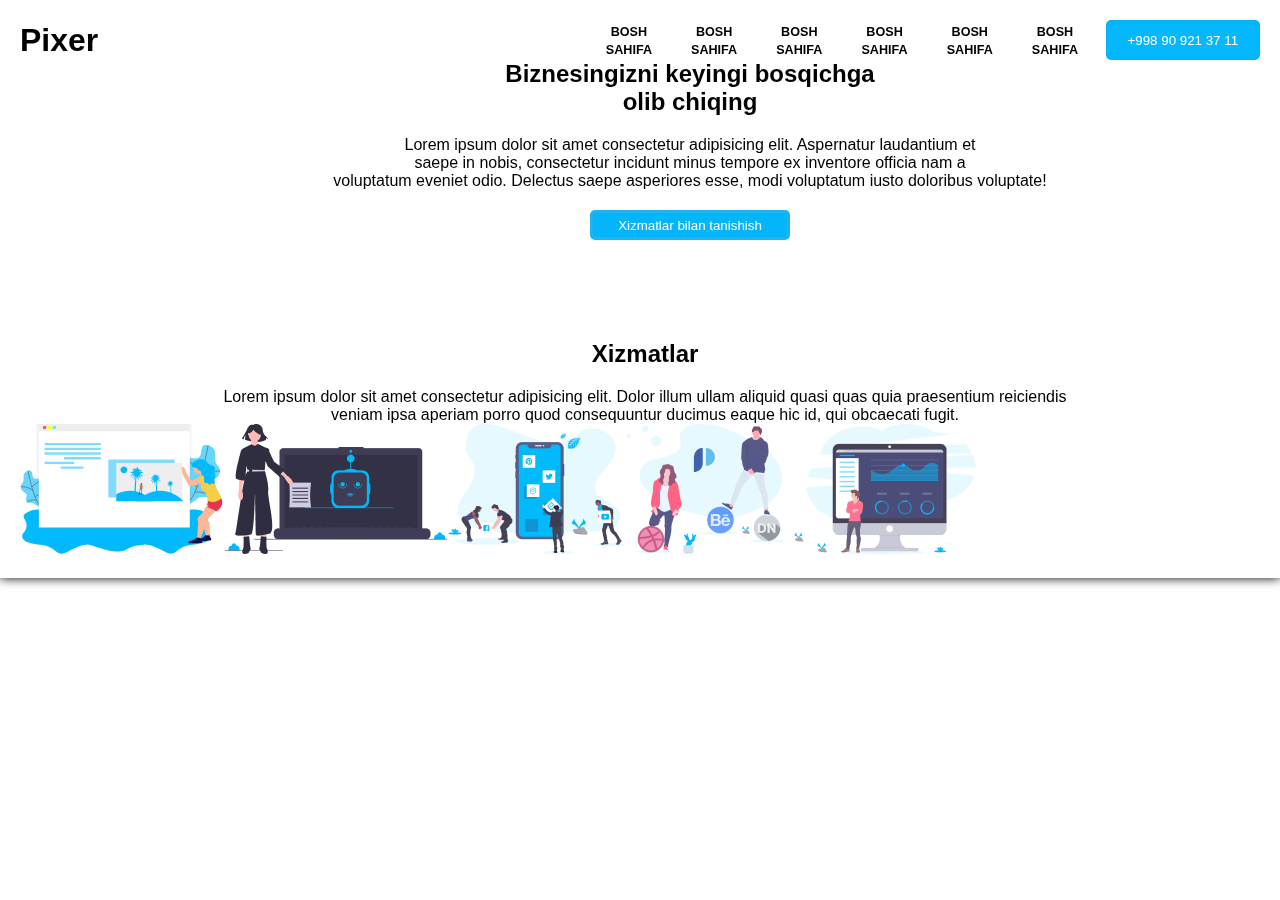
<file: index.html>
<!DOCTYPE html>
<html lang="en">

<head>
    <link rel="stylesheet" href="./css/style.css">
    <title>Document</title>
</head>

<body>
    <div class="header">
        <div class="header-2">
            <div class="header-3">
                <h1> Pixer </h1>
                <ul class="ul-1">
                    <li class="li-1">
                        <a class="a" href="">Bosh sahifa</a>
                    </li>
                    <li class="li-1">
                        <a class="a" href="">Bosh sahifa</a>
                    </li>
                    <li class="li-1">
                        <a class="a" href="">Bosh sahifa</a>
                    </li>
                    <li class="li-1">
                        <a class="a" href="">Bosh sahifa</a>
                    </li>
                    <li class="li-1">
                        <a class="a" href="">Bosh sahifa</a>
                    </li>
                    <li class="li-1">
                        <a class="a" href="">Bosh sahifa</a>
                    </li>
                </ul>
                <button class="btn">
                    +998 90 921 37 11
                </button>

            </div>
        </div>
    
    <div class="header-item">
        <h2 class="h2">
            Biznesingizni keyingi bosqichga <br>olib chiqing
        </h2>
        <p class="p">
            Lorem ipsum dolor sit amet consectetur adipisicing elit. Aspernatur laudantium et <br> saepe in nobis,
            consectetur incidunt minus tempore ex inventore officia nam a <br> voluptatum eveniet odio. Delectus saepe
            asperiores esse, modi voluptatum iusto doloribus voluptate!
        </p>
        <button class="btn2">
            Xizmatlar bilan tanishish
        </button>
    </div>
    <iframe class="ifreme" width="560" height="315" src="https://www.youtube.com/embed/6_pru8U2RmM"
        title="YouTube video player" frameborder="0"
        allow="accelerometer; autoplay; clipboard-write; encrypted-media; gyroscope; picture-in-picture; web-share"
        allowfullscreen>

    </iframe>
    <div class="container">


        <h2 class="list">
            Xizmatlar
        </h2>
        <p class="text">
            Lorem ipsum dolor sit amet consectetur adipisicing elit. Dolor illum ullam aliquid quasi quas quia
            praesentium reiciendis <br> veniam ipsa aperiam porro quod consequuntur ducimus eaque hic id, qui obcaecati
            fugit.
    </div>
    </p>

    <div class="div-img">
        <ul class="img-ul">
            <li class="li-img">
                <img src="./img/website-illustration.svg" alt="">
            <li>
             
                <li class="li-img">
                    <img src="./img/bot-illustration (3).png" alt="">
                <li>
             
                    <li class="li-img">
                        <img src="./img/smm-illustration (1).png" alt="">
                    <li>
             
                        <li class="li-img">
                            <img src="./img/design-illustration (1).png" alt="">
                        <li>
             
                            <li class="li-img">
                                <img src="./img/crm-illustration (2).png" alt="">
                            <li>
                             
        </ul>
    </div>
</div>
</body>
</file>
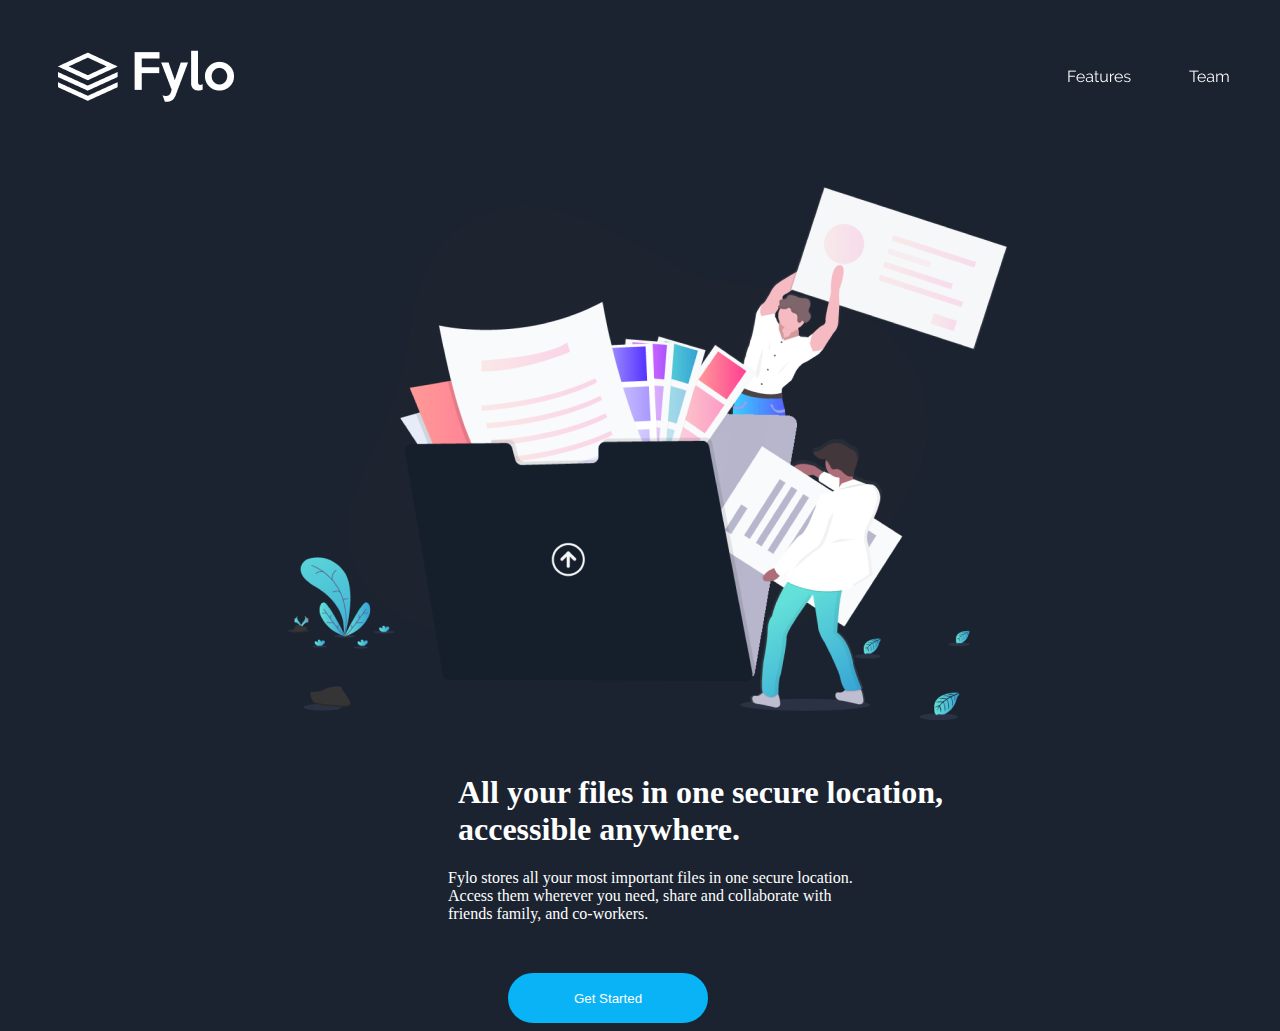
<file: imtihon/index.html>
<!DOCTYPE html>
<html lang="en">

<head>
    <link rel="stylesheet" href="./css/style.css">
    <title>Document</title>
</head>

<body>
    <div class="container">
        <div class="header">
            <div class="div1"></div>
            <a href="">
                <img src="./img/HEADER Copy (1).png" alt="">
            </a>

            <img class="imgg" src="./img/illustration_1-01.png" alt="">
            <h1 class="h1">All your files in one secure location,<br> accessible anywhere.</h1>
            <p class="title">Fylo stores all your most important files in one secure location. <br> Access them wherever
                you need, share and collaborate with <br> friends family, and co-workers.</p>
                <button class="btn">
                    Get Started
                </button>
        </div>

    </div>
    </div>
</body>

</html>
</file>
<file: css/style.css>
*{
    margin: 0px;
    padding: 0px;
    box-sizing: border-box;

}
body{
    font-family: sans-serif;
    margin-top: 300px;
    
    
}
ul{
    list-style: none;

}
a{
    text-decoration: none;
}
.container{
    width: 1250px;
    margin: 0 auto;
    padding: 0 auto;
}
.header{
position: fixed;
top: 0px;
width: 100%;
padding: 20px;
background-color: #fff;
box-shadow: 0px 0px 10px 0px black;
text-align: center;

}
.header-3{
    align-items: center;
    display: flex;
    text-align: center;

}
.ul-1{
    display: flex;
    gap: 0 24px;
    margin-left: 500px;
    
   }

.a{
    color: black;
    font-size: 12.6px;
    font-style: normal;
    font-weight: 700;
    line-height: normal;
    letter-spacing: 0.01px;
text-transform: uppercase;

}
.li-1{
    list-style: none;
}
.btn{
    width: 200px;
    height: 40px;
   background-color: rgb(5, 183, 253);
   color: #fff;
   border: solid rgb(5, 181, 250);
   border-radius: 5px;
   margin-left: 20px;
}
.header-item{
    margin-left: 100px;
}
.btn2{
    width: 200px;
    height: 30px;
    background-color: rgb(5, 181, 250);
    color: #fff;
    border: solid rgb(29, 180, 240);
    border-radius: 5px;
    margin-top: 20px;
}
.ifreme{
    position: absolute;
    left: 70%;
    bottom: 30%;
    width: 400px;
    height: 250px;
}
.p{
    margin-top: 20px;
}
.list{
    text-align: center;
    margin-top: 100px;
}
.text{
    text-align: center;
    margin-top: 20px;
}
.img-ul{
    display: flex;
    flex-wrap: wrap;
    margin: 0 auto;
}
</file>
<file: imtihon/css/style.css>
@import url('https://fonts.googleapis.com/css2?family=Raleway:wght@300&display=swap');

body{
    background-color: #1b2330;
}
.header{
    margin-left: 50px;
    margin-top: 50px;
    
}
.imgg{
margin-top: 80px;
margin-left: 230px;
}

    
.h1{
    color: white;
    margin-left: 400px;
    margin-top: 50px;

}
.title{
    color: white;
    margin-left: 390px;
    margin-bottom: 50px;

}
.div{
    flex-direction: column;
    display: flex;
    justify-content: center;
}
.btn{
    background-color: rgb(9, 179, 246);
    border-radius: 25px;
    border: solid rgb(6, 180, 248);
    color: white;
    width: 200px;
    height: 50px;
    margin-left: 450px;
}
</file>
